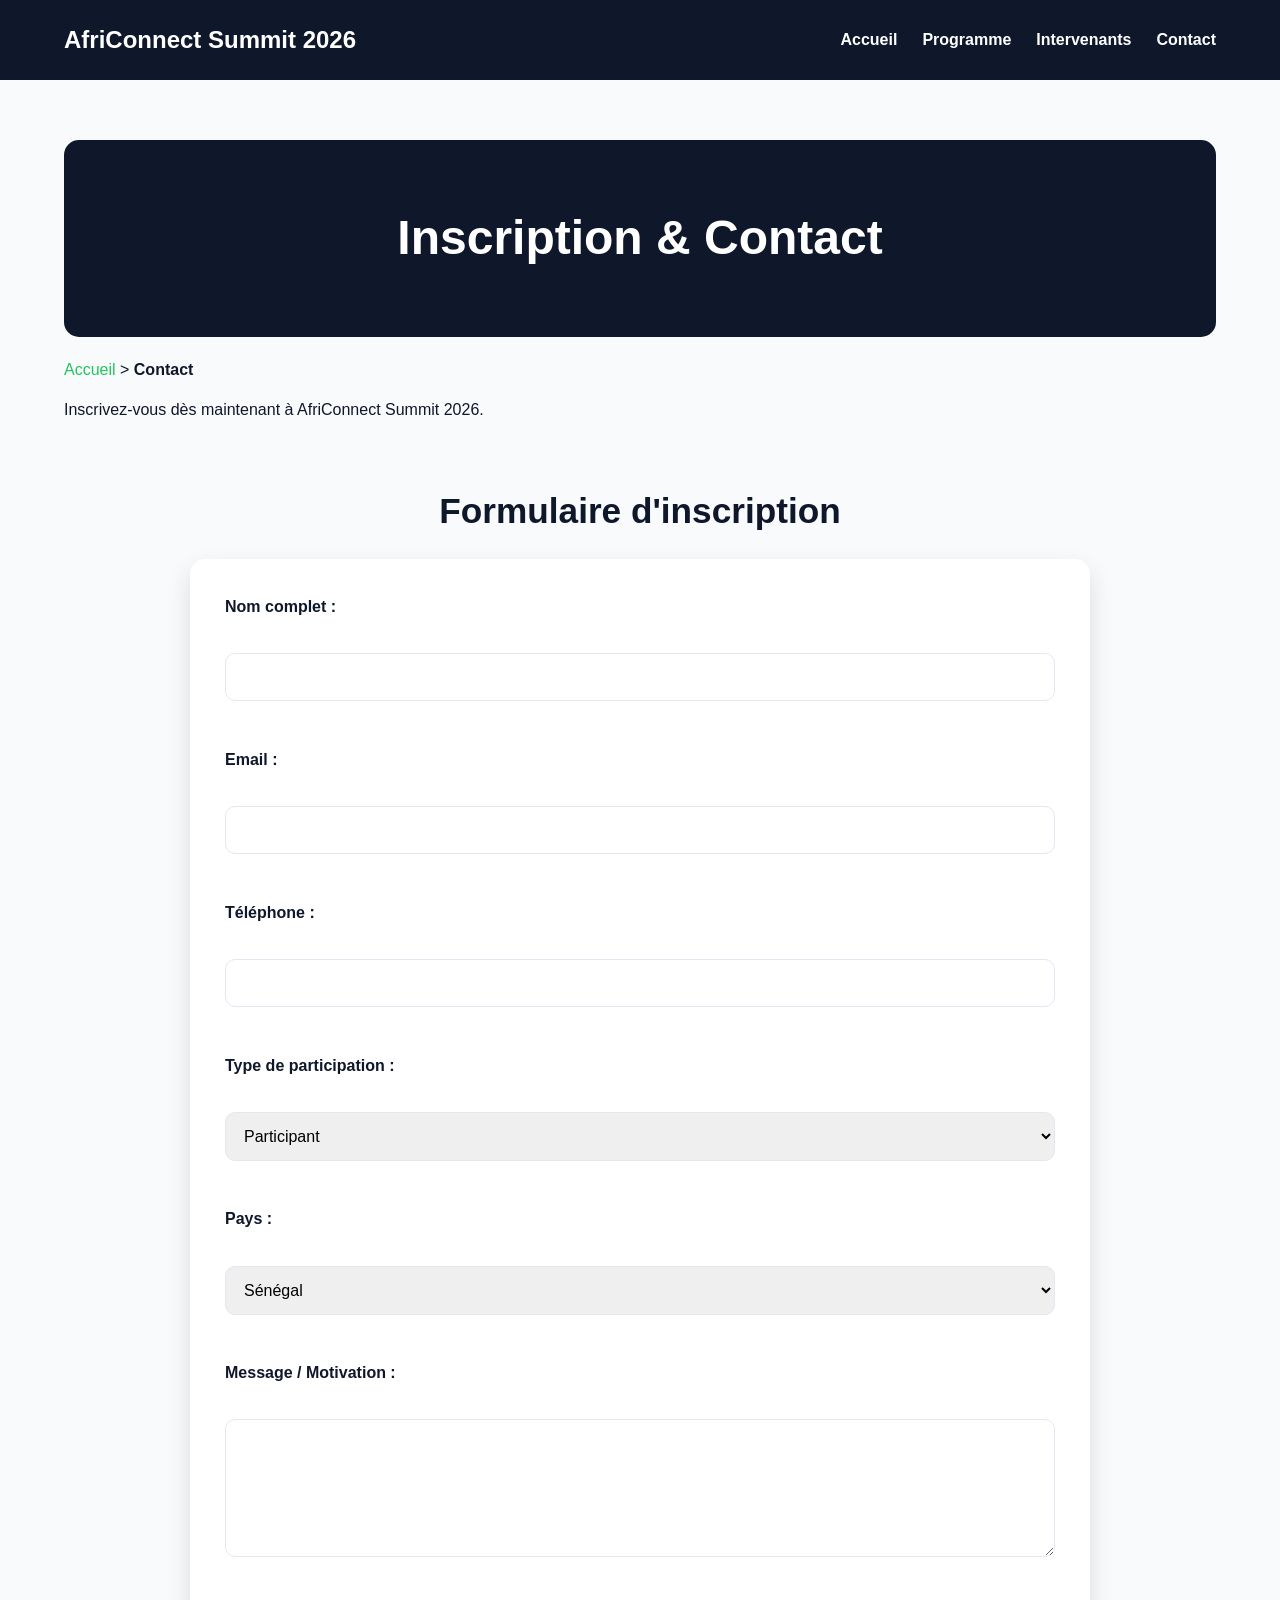
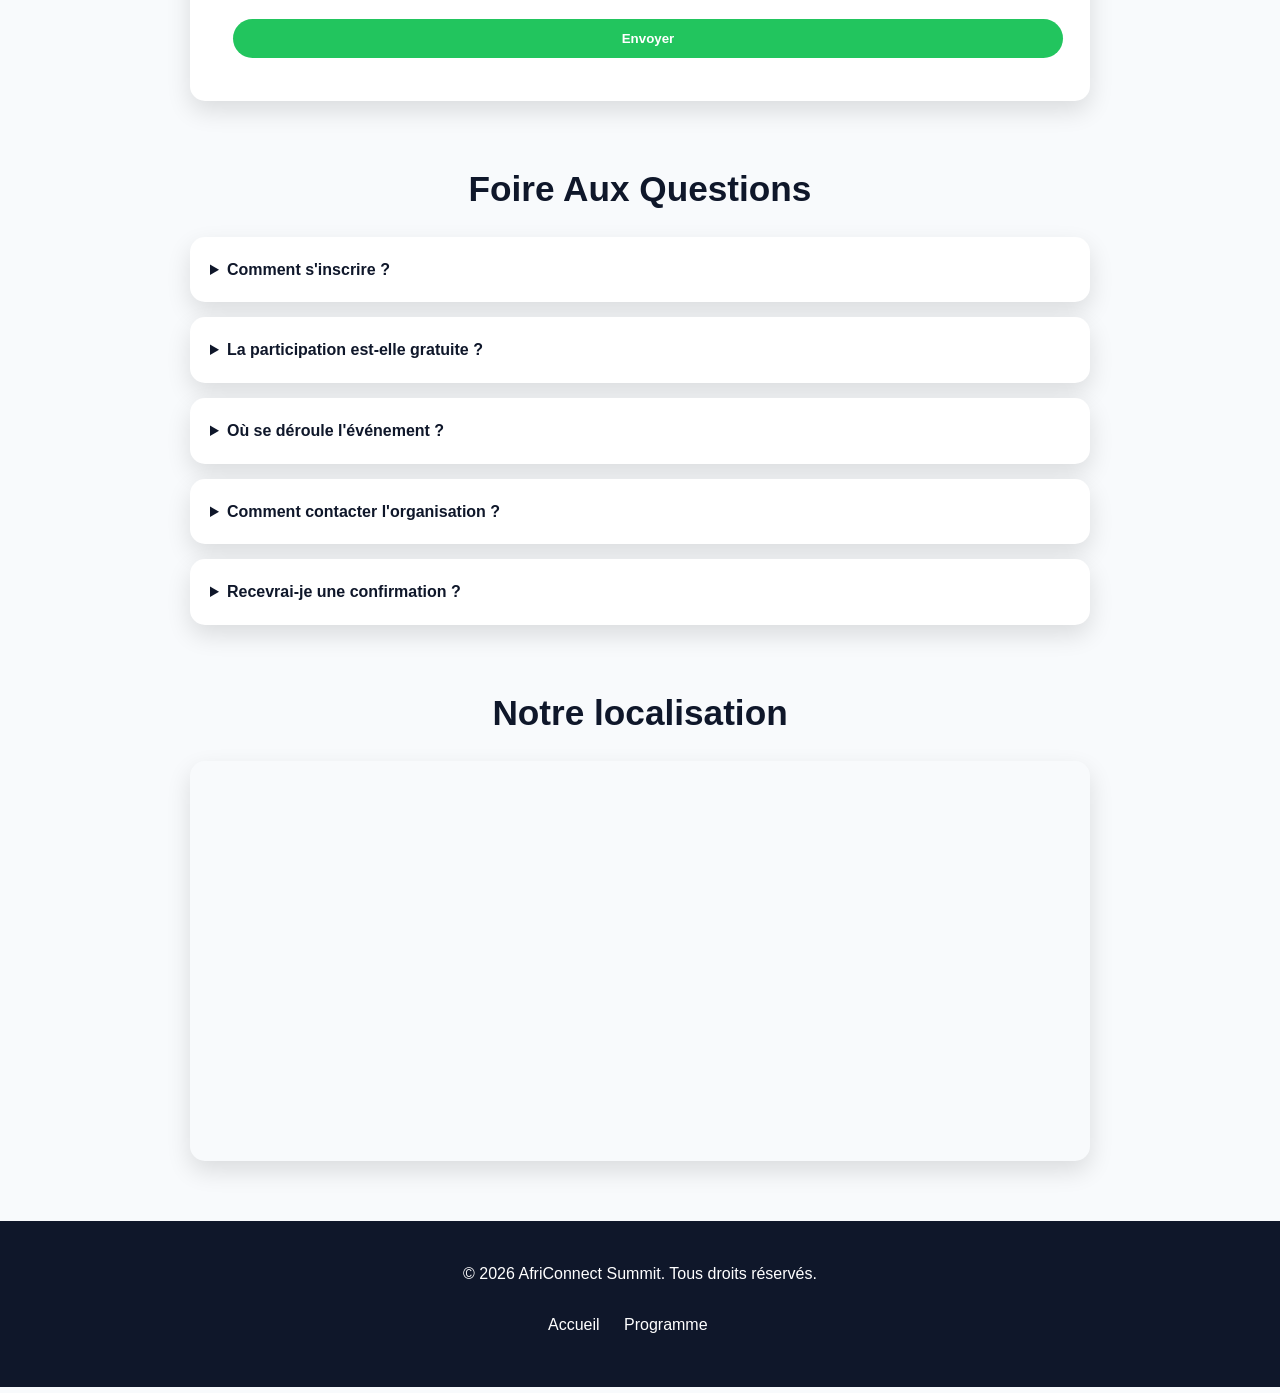
<file: contact.html>
<!DOCTYPE html>
<html lang="fr">
<head>
    <meta charset="UTF-8">
    <meta name="viewport" content="width=device-width, initial-scale=1.0">
    <title>Contact - AfriConnect Summit 2026</title>
    <link rel="stylesheet" href="css/style.css">
</head>
<body>

    <!-- NAVBAR -->
    <header>
        <nav>
            <h2>AfriConnect Summit 2026</h2>

            <ul>
                <li><a href="index.html">Accueil</a></li>
                <li><a href="programme.html">Programme</a></li>
                <li><a href="intervenants.html">Intervenants</a></li>
                <li><a href="contact.html">Contact</a></li>
            </ul>
        </nav>
    </header>

    <!-- HERO INTERNE -->
    <section>
        <h1>Inscription & Contact</h1>

        <p>
            <a href="index.html">Accueil</a> >
            <strong>Contact</strong>
        </p>

        <p>Inscrivez-vous dès maintenant à AfriConnect Summit 2026.</p>
    </section>

    <!-- FORMULAIRE -->
    <section>

        <h2>Formulaire d'inscription</h2>

        <form action="#" method="post">

            <label for="nom">Nom complet :</label><br>
            <input type="text" id="nom" name="nom" required><br><br>

            <label for="email">Email :</label><br>
            <input type="email" id="email" name="email" required><br><br>

            <label for="telephone">Téléphone :</label><br>
            <input type="tel" id="telephone" name="telephone" required><br><br>

            <label for="participation">Type de participation :</label><br>
            <select id="participation" name="participation">
                <option>Participant</option>
                <option>Conférencier</option>
                <option>Sponsor</option>
                <option>Partenaire</option>
            </select><br><br>

            <label for="pays">Pays :</label><br>
            <select id="pays" name="pays">
                <option>Sénégal</option>
                <option>Mali</option>
                <option>Guinée</option>
                <option>Côte d'Ivoire</option>
                <option>Ghana</option>
                <option>Nigeria</option>
                <option>Cameroun</option>
                <option>Bénin</option>
                <option>Togo</option>
                <option>Burkina Faso</option>
            </select><br><br>

            <label for="message">Message / Motivation :</label><br>
            <textarea id="message" name="message" rows="6" cols="40"></textarea><br><br>

            <button type="submit">Envoyer</button>

        </form>

    </section>

    <!-- FAQ -->
    <section>

        <h2>Foire Aux Questions</h2>

        <details>
            <summary>Comment s'inscrire ?</summary>
            <p>Remplissez le formulaire puis cliquez sur "Envoyer".</p>
        </details>

        <details>
            <summary>La participation est-elle gratuite ?</summary>
            <p>Certaines activités sont gratuites, d'autres nécessitent une inscription.</p>
        </details>

        <details>
            <summary>Où se déroule l'événement ?</summary>
            <p>À Dakar, au Sénégal.</p>
        </details>

        <details>
            <summary>Comment contacter l'organisation ?</summary>
            <p>Par email ou via le formulaire de contact.</p>
        </details>

        <details>
            <summary>Recevrai-je une confirmation ?</summary>
            <p>Oui, une confirmation sera envoyée après l'inscription.</p>
        </details>

    </section>

    <!-- GOOGLE MAPS -->
    <section>

        <h2>Notre localisation</h2>

        <iframe
            src="https://www.google.com/maps?q=Dakar,Senegal&output=embed"
            width="600"
            height="400">
        </iframe>

    </section>

    <!-- FOOTER -->
    <footer>

        <p>© 2026 AfriConnect Summit. Tous droits réservés.</p>

        <ul>
            <li><a href="index.html">Accueil</a></li>
            <li><a href="programme.html">Programme</a></li>
            <li><a href="intervenants.html">
</file>
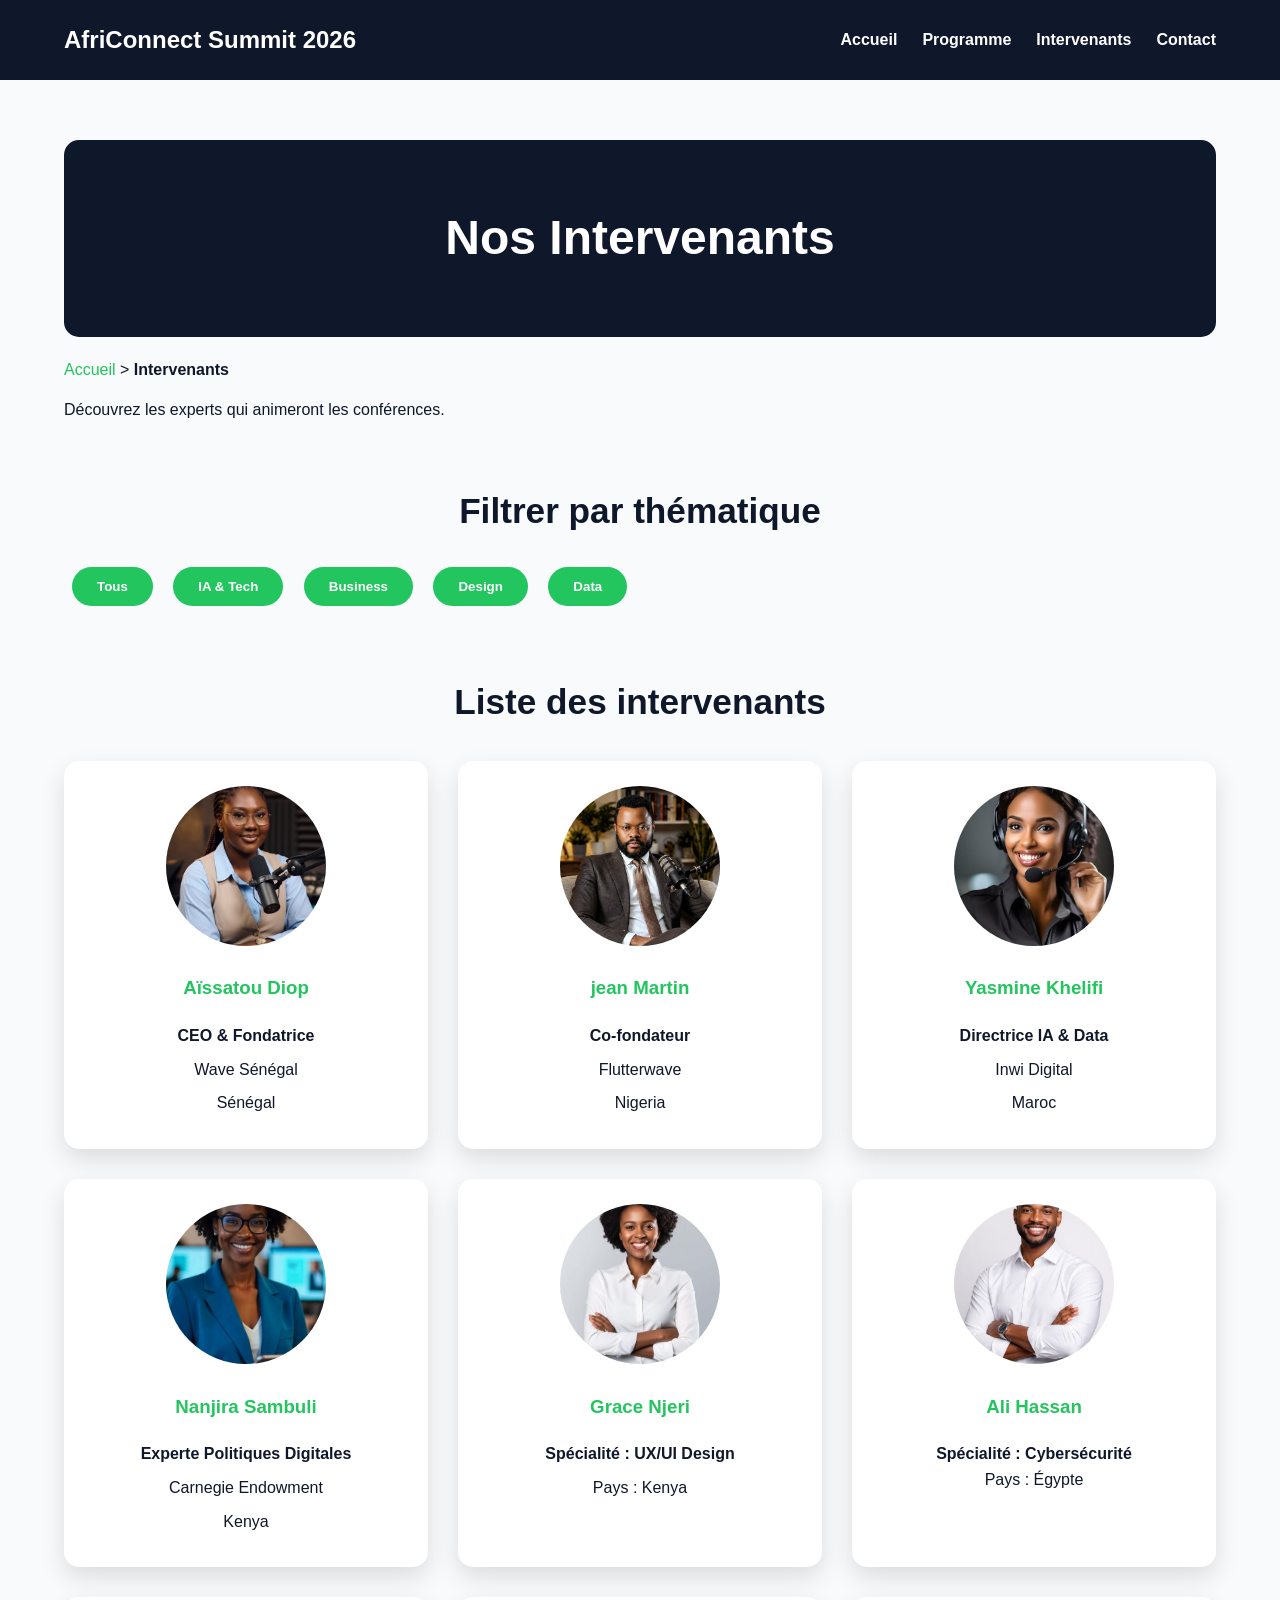
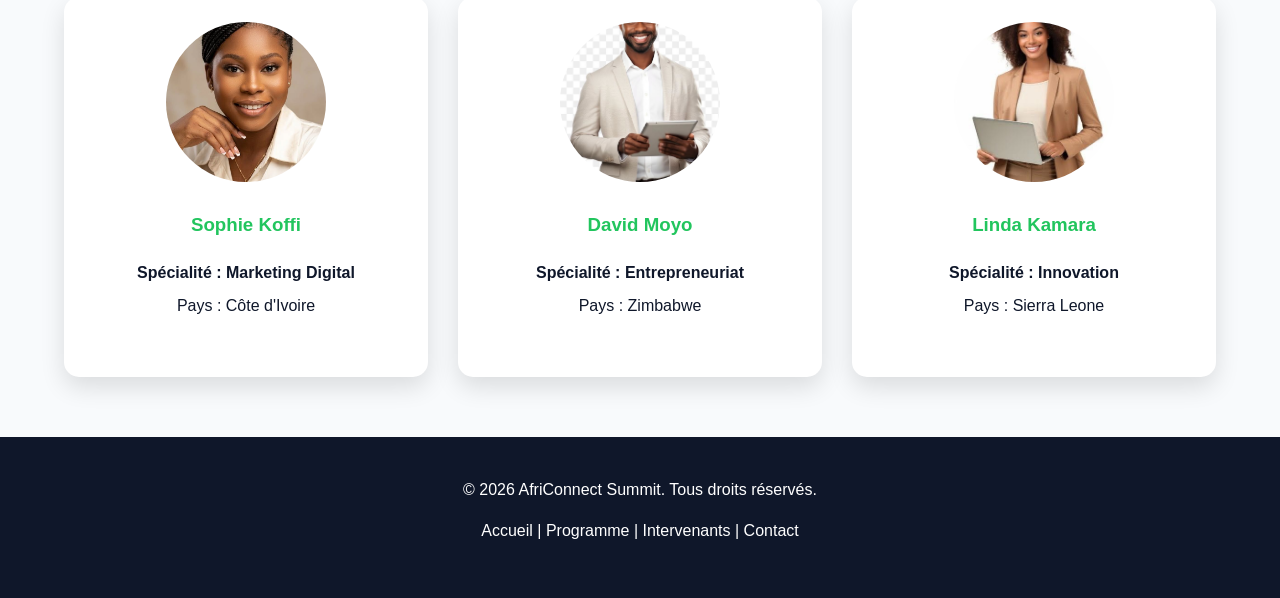
<file: intervenants.html>
<!DOCTYPE html>
<html lang="fr">
<head>
    <meta charset="UTF-8">
    <meta name="viewport" content="width=device-width, initial-scale=1.0">
    <title>Intervenants - AfriConnect Summit 2026</title>
    <link rel="stylesheet" href="css/style.css">
</head>
<body>

    <!-- NAVBAR -->
    <header>
        <nav>
            <h2>AfriConnect Summit 2026</h2>

            <ul>
                <li><a href="index.html">Accueil</a></li>
                <li><a href="programme.html">Programme</a></li>
                <li><a href="intervenants.html">Intervenants</a></li>
                <li><a href="contact.html">Contact</a></li>
            </ul>
        </nav>
    </header>

    <!-- HERO INTERNE -->
    <section>

        <h1>Nos Intervenants</h1>

        <p>
            <a href="index.html">Accueil</a> >
            <strong>Intervenants</strong>
        </p>

        <p>Découvrez les experts qui animeront les conférences.</p>

    </section>

    <!-- FILTRAGE -->

    <section>

        <h2>Filtrer par thématique</h2>

        <button>Tous</button>
        <button>IA & Tech</button>
        <button>Business</button>
        <button>Design</button>
        <button>Data</button>

    </section>

    <!-- GRILLE DES INTERVENANTS -->

    <section>

        <h2>Liste des intervenants</h2>
        <div class="bento">
         <article>
            <img src="images/intervenant1.jpg" alt="Intervenant 1" width="150">
                <h3>Aïssatou Diop</h3>
                <p><strong>CEO & Fondatrice</strong></p>
                <p>Wave Sénégal</p>
                <p>Sénégal</p>
         </article>
        
        
         <article>
            <img src="images/intervenant2.jpg" alt="Intervenant 2" width="150">
                <h3>jean Martin</h3>
                <p><strong>Co-fondateur</strong></p>
                <p>Flutterwave</p>
                <p>Nigeria</p>
         </article>
       
        <article>
             <img src="images/intervenant3.jpg" alt="Intervenant 3" width="150">
                <h3>Yasmine Khelifi</h3>
                <p><strong>Directrice IA & Data</strong></p>
                <p>Inwi Digital</p>
                <p>Maroc</p>
        </article>
      
        <article>
         <img src="images/intervenant4.jpg" alt="Intervenant 4" width="150">
                <h3>Nanjira Sambuli</h3>
                <p><strong>Experte Politiques Digitales</strong></p>
                <p>Carnegie Endowment</p>
                 <p>Kenya</p>   
        </article>
     
        <article>
            <img src="images/intervenant5.jpg" alt="Grace Njeri" width="150">
            <h3>Grace Njeri</h3>
            <p><strong>Spécialité : UX/UI Design</strong></p>
            <p>Pays : Kenya</p>
        </article>
     
        <article>
            <img src="images/intervenant6.jpg" alt="Ali Hassan" width="150">
            <h3>Ali Hassan</h3>
            <p></p><strong>Spécialité : Cybersécurité</strong>
            <p>Pays : Égypte</p>
        </article>
      
      
        <article>
            <img src="images/intervenant7.jpg" alt="Sophie Koffi" width="150">
            <h3>Sophie Koffi</h3>
            <p><strong>Spécialité : Marketing Digital</strong></p>
            <p>Pays : Côte d'Ivoire</p>
        </article>
      
      
        <article>
            <img src="images/intervenant8.jpg" alt="David Moyo" width="150">
            <h3>David Moyo</h3>
            <p><strong>Spécialité : Entrepreneuriat</strong></p>
            <p>Pays : Zimbabwe</p>
        </article>
       
       
        <article>
            <img src="images/intervenant9.jpg" alt="Linda Kamara" width="150">
            <h3>Linda Kamara</h3>
            <p><strong>Spécialité : Innovation</strong></p>
            <p>Pays : Sierra Leone</p>
        </article>
        </div>
      

    </section>

    <!-- FOOTER -->

    <footer>

        <p>© 2026 AfriConnect Summit. Tous droits réservés.</p>

        <p>
            <a href="index.html">Accueil</a> |
            <a href="programme.html">Programme</a> |
            <a href="intervenants.html">Intervenants</a> |
            <a href="contact.html">Contact</a>
        </p>

    </footer>

</body>
</html>
</file>
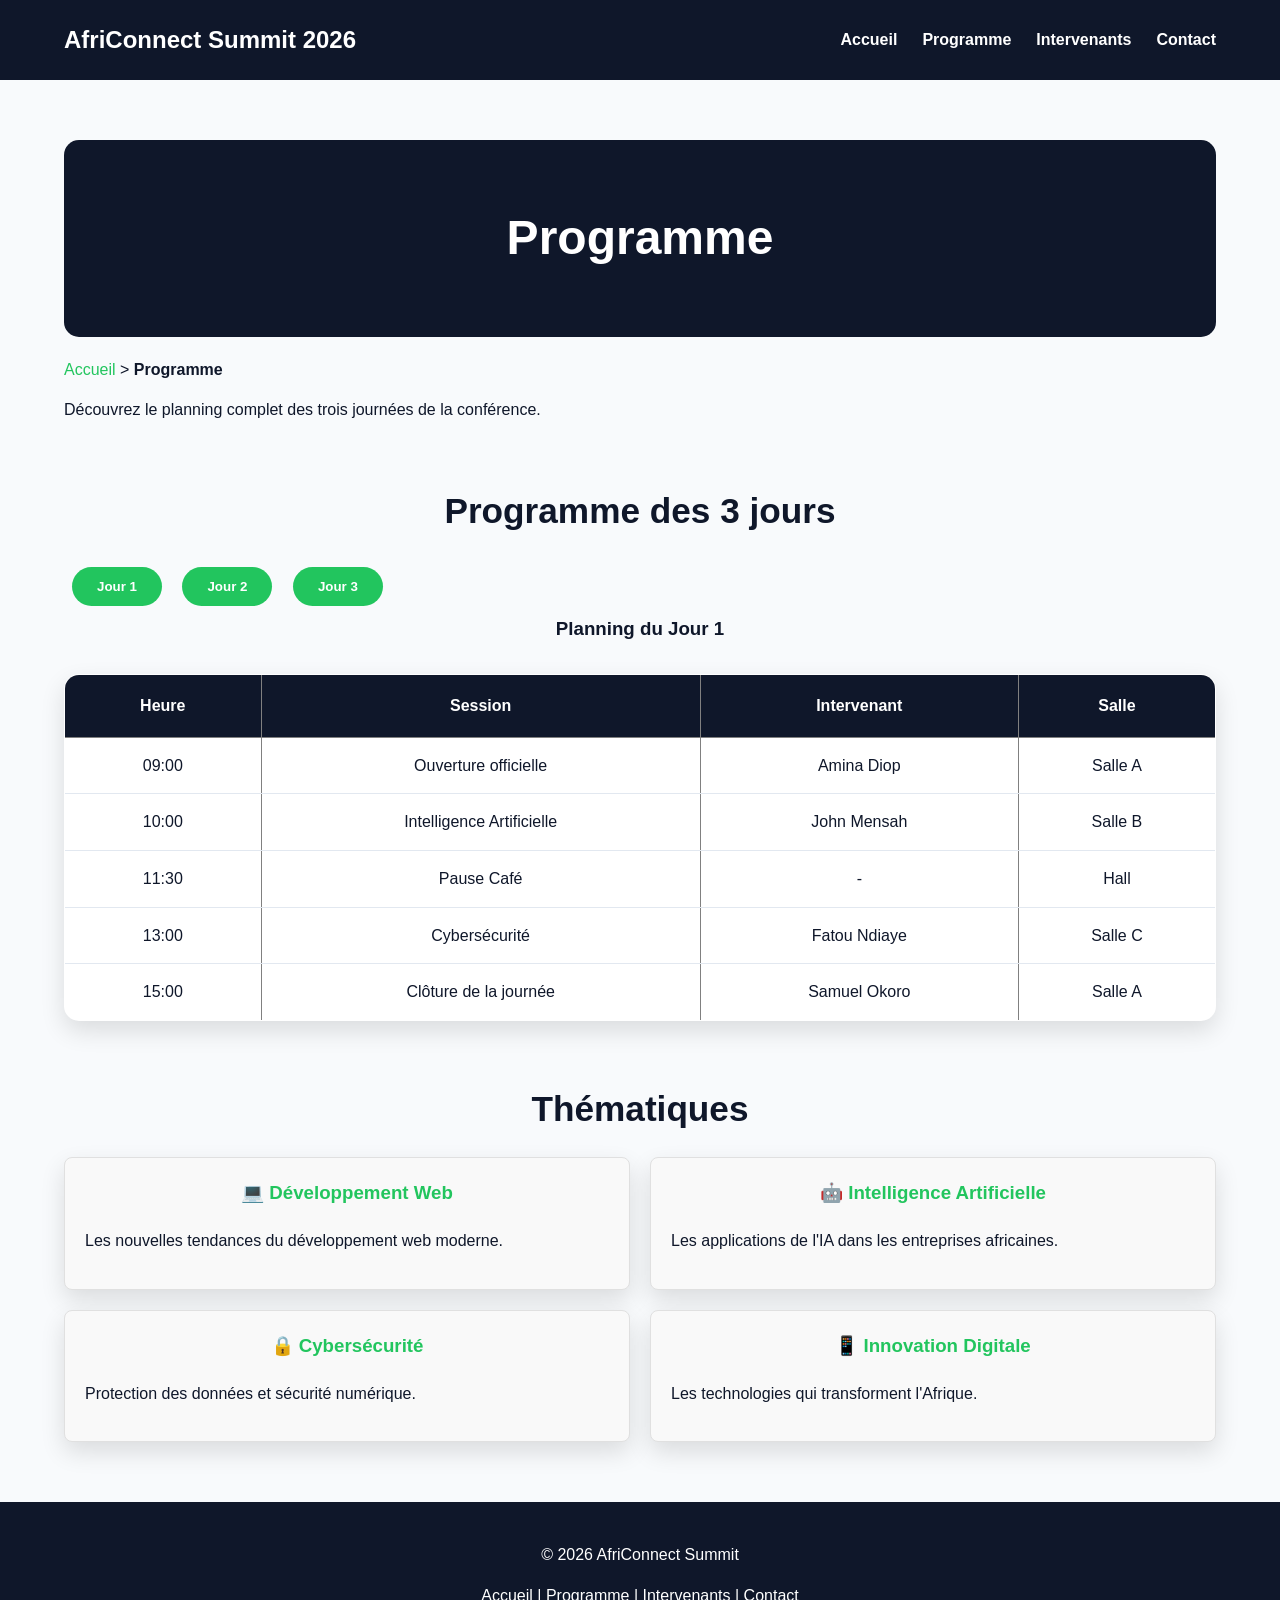
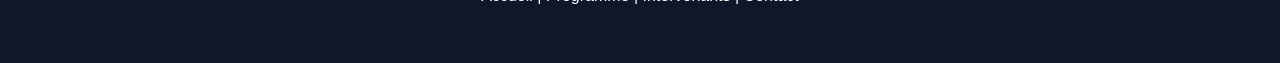
<file: programme.html>
<!DOCTYPE html>
<html lang="fr">
<head>
    <meta charset="UTF-8">
    <meta name="viewport" content="width=device-width, initial-scale=1.0">
    <title>Programme - AfriConnect Summit 2026</title>
    <link rel="stylesheet" href="css/style.css">
</head>
<body>

    <!-- NAVBAR -->
    <header>
        <nav>
            <h2>AfriConnect Summit 2026</h2>

            <ul>
                <li><a href="index.html">Accueil</a></li>
                <li><a href="programme.html">Programme</a></li>
                <li><a href="intervenants.html">Intervenants</a></li>
                <li><a href="contact.html">Contact</a></li>
            </ul>
        </nav>
    </header>

    <!-- HERO INTERNE -->
    <section>
        <h1>Programme</h1>

        <p>
            <a href="index.html">Accueil</a> >
            <strong>Programme</strong>
        </p>

        <p>Découvrez le planning complet des trois journées de la conférence.</p>
    </section>

    <!-- ONGLETS 3 JOURS -->

    <section>

        <h2>Programme des 3 jours</h2>

        <button>Jour 1</button>
        <button>Jour 2</button>
        <button>Jour 3</button>

        <h3>Planning du Jour 1</h3>

        <table border="1">

            <tr>
                <th>Heure</th>
                <th>Session</th>
                <th>Intervenant</th>
                <th>Salle</th>
            </tr>

            <tr>
                <td>09:00</td>
                <td>Ouverture officielle</td>
                <td>Amina Diop</td>
                <td>Salle A</td>
            </tr>

            <tr>
                <td>10:00</td>
                <td>Intelligence Artificielle</td>
                <td>John Mensah</td>
                <td>Salle B</td>
            </tr>

            <tr>
                <td>11:30</td>
                <td>Pause Café</td>
                <td>-</td>
                <td>Hall</td>
            </tr>

            <tr>
                <td>13:00</td>
                <td>Cybersécurité</td>
                <td>Fatou Ndiaye</td>
                <td>Salle C</td>
            </tr>

            <tr>
                <td>15:00</td>
                <td>Clôture de la journée</td>
                <td>Samuel Okoro</td>
                <td>Salle A</td>
            </tr>

        </table>

    </section>

    <!-- SECTION THÉMATIQUES -->

    <section class="section-thematiques">

        <h2>Thématiques</h2>
      <div class="thematiques-grid">
        <article>
            <h3>💻 Développement Web</h3>
            <p>Les nouvelles tendances du développement web moderne.</p>
        </article>

        <article>
            <h3>🤖 Intelligence Artificielle</h3>
            <p>Les applications de l'IA dans les entreprises africaines.</p>
        </article>

        <article>
            <h3>🔒 Cybersécurité</h3>
            <p>Protection des données et sécurité numérique.</p>
        </article>

        <article>
            <h3>📱 Innovation Digitale</h3>
            <p>Les technologies qui transforment l'Afrique.</p>
        </article>
       </div>
    </section>

    <!-- FOOTER -->

    <footer>

        <p>© 2026 AfriConnect Summit</p>

        <p>
            <a href="index.html">Accueil</a> |
            <a href="programme.html">Programme</a> |
            <a href="intervenants.html">Intervenants</a> |
            <a href="contact.html">Contact</a>
        </p>

    </footer>

</body>
</html>
</file>
<file: css/style.css>
/* =====================================================
   AFRICONNECT SUMMIT 2026
   STYLE.CSS COMPLET
   HTML5 + CSS3 (Sans Bootstrap)
===================================================== */


/* ================= VARIABLES ================= */

:root{

    --primary:#0F172A;
    --secondary:#1E293B;
    --accent:#22C55E;
    --hover:#16a34a;

    --white:#F8FAFC;
    --gray:#64748B;
    --light:#E2E8F0;
    --dark:#020617;

    --shadow:0 10px 25px rgba(0,0,0,0.12);

    --radius:15px;

    --transition:0.3s ease;

}



/* ================= RESET ================= */


*{

    margin:0;

    padding:0;

    box-sizing:border-box;

}


html{

    scroll-behavior:smooth;

}


body{

    font-family:Arial, Helvetica, sans-serif;

    background:var(--white);

    color:var(--primary);

    line-height:1.6;

}



/* ================= ELEMENTS GENERAUX ================= */


h1,h2,h3{

    text-align:center;

    margin-bottom:20px;

}


h1{

    font-size:3rem;

}


h2{

    font-size:2.2rem;

}


p{

    margin-bottom:15px;

}



a{

    text-decoration:none;

    color:var(--accent);

    transition:var(--transition);

}


a:hover{

    color:var(--hover);

}



/* ================= HEADER NAVBAR ================= */


header{

    background:var(--primary);

    position:sticky;

    top:0;

    z-index:1000;

}



nav{

    width:90%;

    max-width:1200px;

    margin:auto;

    min-height:80px;

    display:flex;

    justify-content:space-between;

    align-items:center;

}



nav h2{

    color:white;

    font-size:1.5rem;

    margin:0;

}



nav ul{

    display:flex;

    list-style:none;

    gap:25px;

}



nav ul li a{

    color:white;

    font-weight:bold;

}



nav ul li a:hover{

    color:var(--accent);

}



/* Boutons navbar */


nav button{

    border:none;

    cursor:pointer;

}





/* ================= BOUTONS ================= */


button,
.btn{

    background:var(--accent);

    color:white;

    padding:12px 25px;

    border-radius:30px;

    border:none;

    font-weight:bold;

    cursor:pointer;

    transition:var(--transition);

}



button:hover,
.btn:hover{

    background:var(--hover);

    transform:translateY(-3px);

}





/* ================= SECTIONS ================= */


section{

    width:90%;

    max-width:1200px;

    margin:60px auto;

}





/* =====================================================
   HERO PAGE ACCUEIL
===================================================== */


.hero{

    min-height:85vh;

    width:90%;

    max-width:1200px;

    margin:40px auto;


    background:

    linear-gradient(
        rgba(15,23,42,0.75),
        rgba(15,23,42,0.75)
    ),

    url("../images/background.jpg");


    background-size:cover;

    background-position:center;

    border-radius:var(--radius);


    display:flex;

    flex-direction:column;

    justify-content:center;

    align-items:center;


    text-align:center;

    color:white;

    padding:40px;

}



.hero h1{

    color:white;

    font-size:3.5rem;

}



.hero p{

    max-width:700px;

    font-size:1.2rem;

}



.hero button{

    margin:10px;

}



/* ================= COMPTE A REBOURS ================= */


#countdown{

    display:flex;

    justify-content:center;

    gap:15px;

    flex-wrap:wrap;

    margin-top:25px;

}



#countdown span{

    background:var(--accent);

    padding:15px 20px;

    border-radius:10px;

    color:white;

    font-size:1.4rem;

    font-weight:bold;

}

/* =====================================================
   PAGE ACCUEIL
   CHIFFRES CLÉS
===================================================== */


#statistiques{

    display:grid;

    grid-template-columns:repeat(4,1fr);

    gap:25px;

    align-items:stretch;

}



/* Le titre prend toute la largeur */

#statistiques h2{

    grid-column:1 / -1;

    text-align:center;

    margin-bottom:30px;

}



#statistiques article{

    background:white;

    padding:30px;

    border-radius:var(--radius);

    box-shadow:var(--shadow);

    text-align:center;

    transition:var(--transition);

}



#statistiques article:hover{

    transform:translateY(-10px);

}



#statistiques h3{

    color:var(--accent);

    font-size:2.5rem;

}





/* =====================================================
   POURQUOI PARTICIPER
===================================================== */


#pourquoi{

    display:grid;

    grid-template-columns:repeat(3,1fr);

    gap:25px;

}



#pourquoi h2{

    grid-column:1/-1;

}



#pourquoi article{

    background:white;

    padding:30px;

    border-radius:var(--radius);

    box-shadow:var(--shadow);

    text-align:center;

    transition:var(--transition);

}



#pourquoi article:hover{

    transform:translateY(-8px);

    border-bottom:4px solid var(--accent);

}



#pourquoi h3{

    color:var(--accent);

}





/* =====================================================
   INTERVENANTS PAGE ACCUEIL
===================================================== */


#intervenants{

    display:grid;

    grid-template-columns:repeat(4,1fr);

    gap:25px;

}



#intervenants h2{

    grid-column:1/-1;

}



#intervenants article{

    background:white;

    padding:25px;

    border-radius:var(--radius);

    box-shadow:var(--shadow);

    text-align:center;

    transition:var(--transition);

}



#intervenants article:hover{

    transform:translateY(-8px);

}



#intervenants img{

    width:150px;

    height:150px;

    object-fit:cover;

    border-radius:50%;

    margin-bottom:15px;

}





/* =====================================================
   SPONSORS
===================================================== */


#sponsors{

    display:flex;

    flex-wrap:wrap;

    justify-content:center;

    gap:30px;

}



#sponsors h2{

    width:100%;

}



#sponsors article{

    width:250px;

    background:white;

    padding:30px;

    border-radius:var(--radius);

    box-shadow:var(--shadow);

    text-align:center;

    transition:var(--transition);

}



#sponsors article:hover{

    transform:scale(1.05);

}



#sponsors h3{

    color:var(--accent);

}





/* =====================================================
   ANIMATION GENERALE DES CARTES
===================================================== */


#statistiques article,
#pourquoi article,
#intervenants article,
#sponsors article{

    animation:apparition 0.6s ease;

}



@keyframes apparition{


    from{

        opacity:0;

        transform:translateY(30px);

    }


    to{

        opacity:1;

        transform:translateY(0);

    }

}

/* =====================================================
   PAGE INTERVENANTS
===================================================== */


/* Hero interne */

section:first-of-type h1{

    background:var(--primary);

    color:white;

    padding:60px 20px;

    border-radius:var(--radius);

}



/* Boutons de filtre */

section button{

    margin:8px;

}



/* ================= BENTO GRID ================= */


/*
IMPORTANT :
Dans intervenants.html toutes les cartes article
doivent être à l'intérieur de :
<div class="bento">
*/

.bento{

    display:grid;

    grid-template-columns:repeat(3,1fr);

    gap:30px;

    margin-top:30px;

}



.bento article{

    background:white;

    padding:25px;

    border-radius:var(--radius);

    box-shadow:var(--shadow);

    text-align:center;

    min-height:380px;

    transition:var(--transition);

}



.bento article:hover{

    transform:translateY(-10px);

}



.bento img{

    width:160px;

    height:160px;

    object-fit:cover;

    border-radius:50%;

    margin-bottom:20px;

}



.bento h3{

    color:var(--accent);

}



.bento p{

    margin-bottom:8px;

}





/* =====================================================
   PAGE PROGRAMME
===================================================== */



/* Tableau */


table{

    width:100%;

    border-collapse:collapse;

    margin-top:30px;

    background:white;

    border-radius:var(--radius);

    overflow:hidden;

    box-shadow:var(--shadow);

}



table th{

    background:var(--primary);

    color:white;

    padding:18px;

}



table td{

    padding:15px;

    text-align:center;

    border-bottom:1px solid var(--light);

}



table tr:hover{

    background:#f1f5f9;

}





/* Boutons jours */


section button{

    background:var(--accent);

    color:white;

}



section button:hover{

    background:var(--hover);

}





/* =====================================================
   THEMATIQUES PROGRAMME
===================================================== */


.thematiques-grid{

    display:grid;

    grid-template-columns:repeat(2,1fr);

    gap:25px;

}



.thematiques-grid article{

    background:white;

    padding:30px;

    border-radius:var(--radius);

    box-shadow:var(--shadow);

    transition:var(--transition);

}



.thematiques-grid article:hover{

    transform:translateY(-8px);

}



.thematiques-grid h3{

    color:var(--accent);

}





/* =====================================================
   RESPONSIVE INTERVENANTS + PROGRAMME
===================================================== */


@media(max-width:992px){


    .bento{

        grid-template-columns:repeat(2,1fr);

    }


    #statistiques{

        grid-template-columns:repeat(2,1fr);

    }


}



@media(max-width:600px){


    .bento{

        grid-template-columns:1fr;

    }



    #statistiques{

        grid-template-columns:1fr;

    }



    #pourquoi{

        grid-template-columns:1fr;

    }



    table{

        display:block;

        overflow-x:auto;

        white-space:nowrap;

    }



}

/* =====================================================
   PAGE CONTACT
===================================================== */


/* Formulaire */


form{

    max-width:900px;

    margin:auto;

    background:white;

    padding:35px;

    border-radius:var(--radius);

    box-shadow:var(--shadow);

}



form label{

    display:block;

    font-weight:bold;

    margin-bottom:8px;

}



input,
select,
textarea{

    width:100%;

    padding:14px;

    border:1px solid var(--light);

    border-radius:10px;

    margin-bottom:20px;

    font-size:1rem;

}



input:focus,
select:focus,
textarea:focus{

    outline:none;

    border-color:var(--accent);

}



textarea{

    resize:vertical;

}



form button{

    width:100%;

}



/* =====================================================
   FAQ
===================================================== */


details{

    max-width:900px;

    margin:15px auto;

    background:white;

    padding:20px;

    border-radius:var(--radius);

    box-shadow:var(--shadow);

}



summary{

    cursor:pointer;

    font-weight:bold;

    color:var(--primary);

}



details p{

    margin-top:15px;

}





/* =====================================================
   GOOGLE MAPS
===================================================== */


iframe{

    width:100%;

    max-width:900px;

    height:400px;

    display:block;

    margin:auto;

    border:0;

    border-radius:var(--radius);

    box-shadow:var(--shadow);

}





/* =====================================================
   FOOTER
===================================================== */


footer{

    background:var(--primary);

    color:white;

    padding:40px 10%;

    text-align:center;

}



footer a{

    color:white;

}



footer a:hover{

    color:var(--accent);

}



footer ul{

    list-style:none;

}



footer li{

    display:inline-block;

    margin:10px;

}



footer hr{

    margin:25px 0;

    border:1px solid rgba(255,255,255,0.2);

}





/* =====================================================
   DARK MODE
===================================================== */


body.dark{

    background:var(--dark);

    color:white;

}



body.dark header,
body.dark footer{

    background:#000;

}



body.dark #statistiques article,
body.dark #pourquoi article,
body.dark #intervenants article,
body.dark #sponsors article,
body.dark .bento article,
body.dark #themes article,
body.dark form,
body.dark details,
body.dark table{

    background:var(--secondary);

    color:white;

}



body.dark input,
body.dark textarea,
body.dark select{

    background:#020617;

    color:white;

    border-color:#334155;

}



body.dark table td{

    border-color:#475569;

}





/* =====================================================
   RESPONSIVE GENERAL
===================================================== */


@media(max-width:768px){


    nav{

        flex-direction:column;

        padding:20px;

    }



    nav ul{

        flex-direction:column;

        gap:15px;

        text-align:center;

    }



    h1{

        font-size:2.2rem;

    }



    h2{

        font-size:1.8rem;

    }



    .hero{

        min-height:70vh;

    }



    .hero h1{

        font-size:2.2rem;

    }



    form{

        padding:20px;

    }



    footer li{

        display:block;

    }


}



@media(max-width:480px){


    .hero{

        padding:20px;

    }



    .hero button,
    .btn{

        width:100%;

    }



    .bento article{

        min-height:auto;

    }



}

/* --- SECTION THÉMATIQUES (PROGRAMME) --- */

.thematiques-grid {
    display: grid;
    grid-template-columns: repeat(2, 1fr); /* Crée la grille 2x2 */
    gap: 20px;                             /* Espace entre les 4 blocs */
    margin-top: 20px;
}

.thematiques-grid article {
    background-color: #f9f9f9;
    border: 1px solid #e0e0e0;
    border-radius: 8px;
    padding: 20px;
}
</file>
